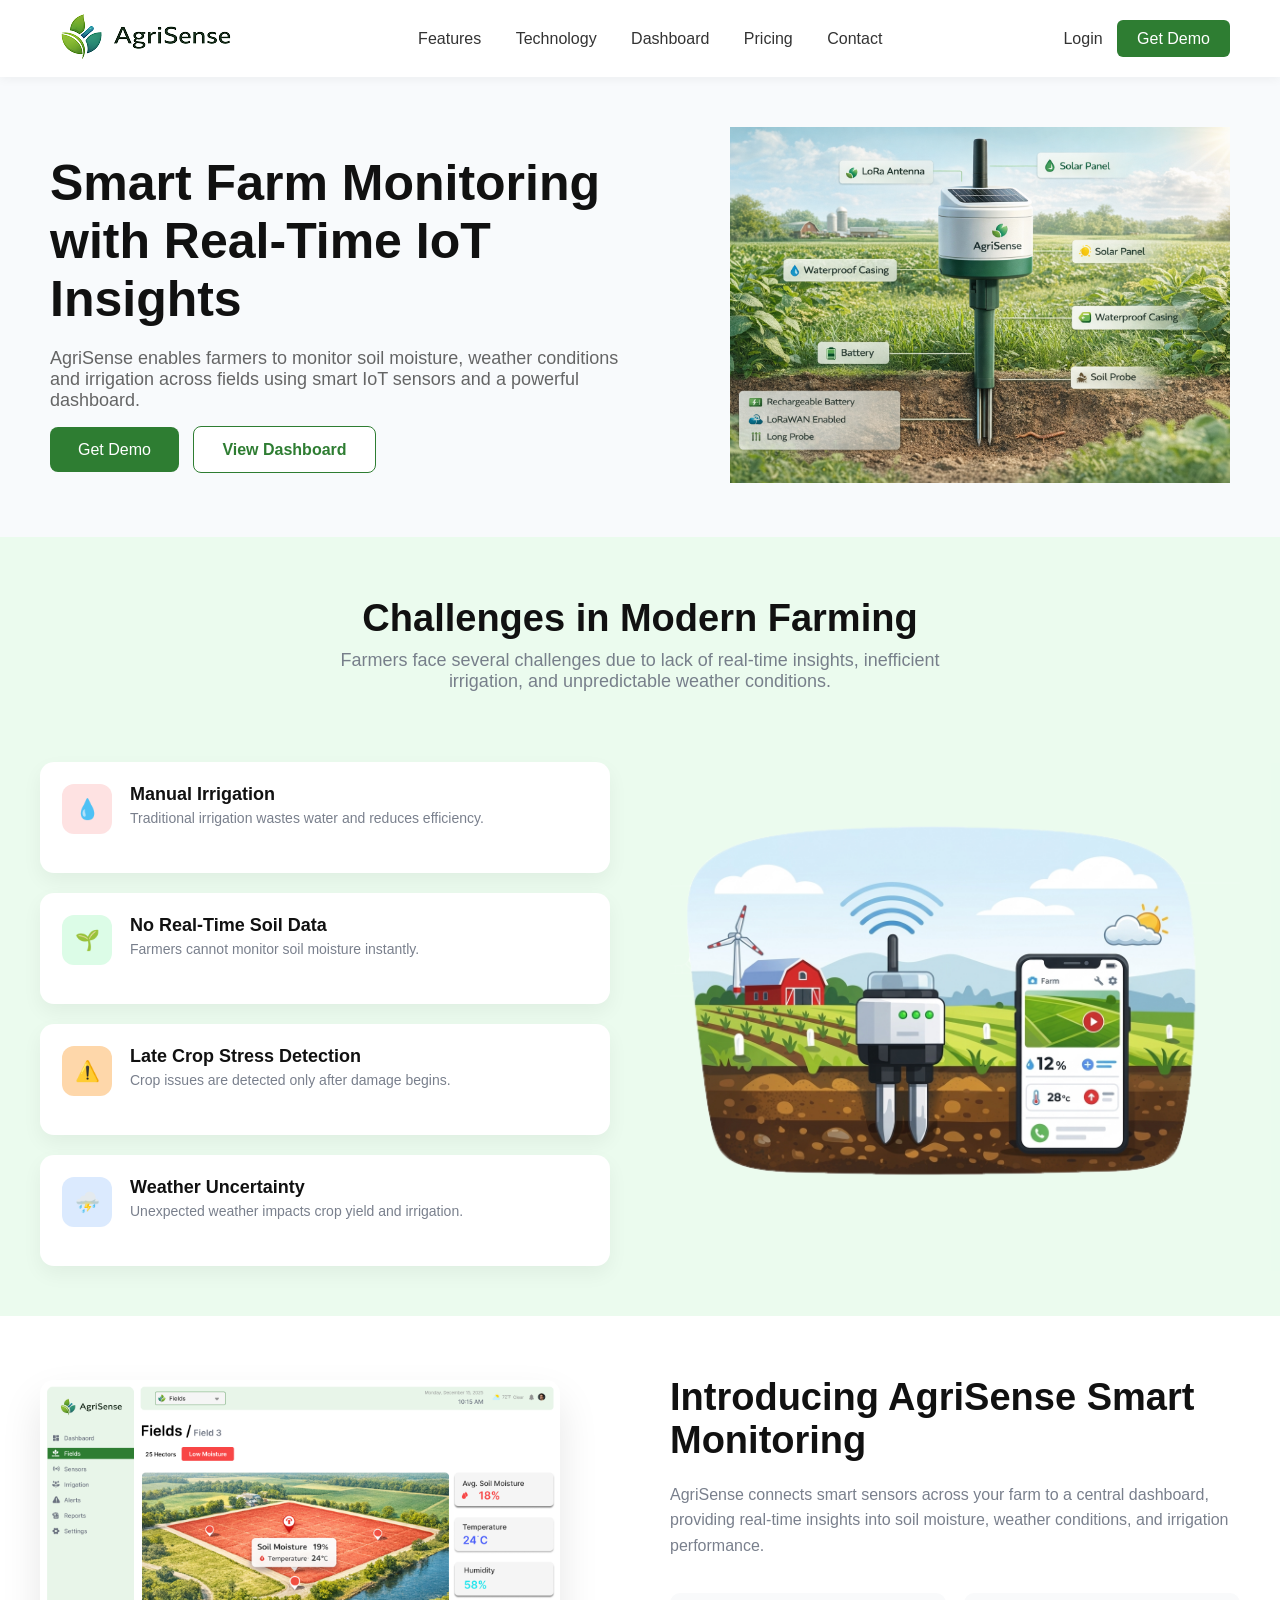
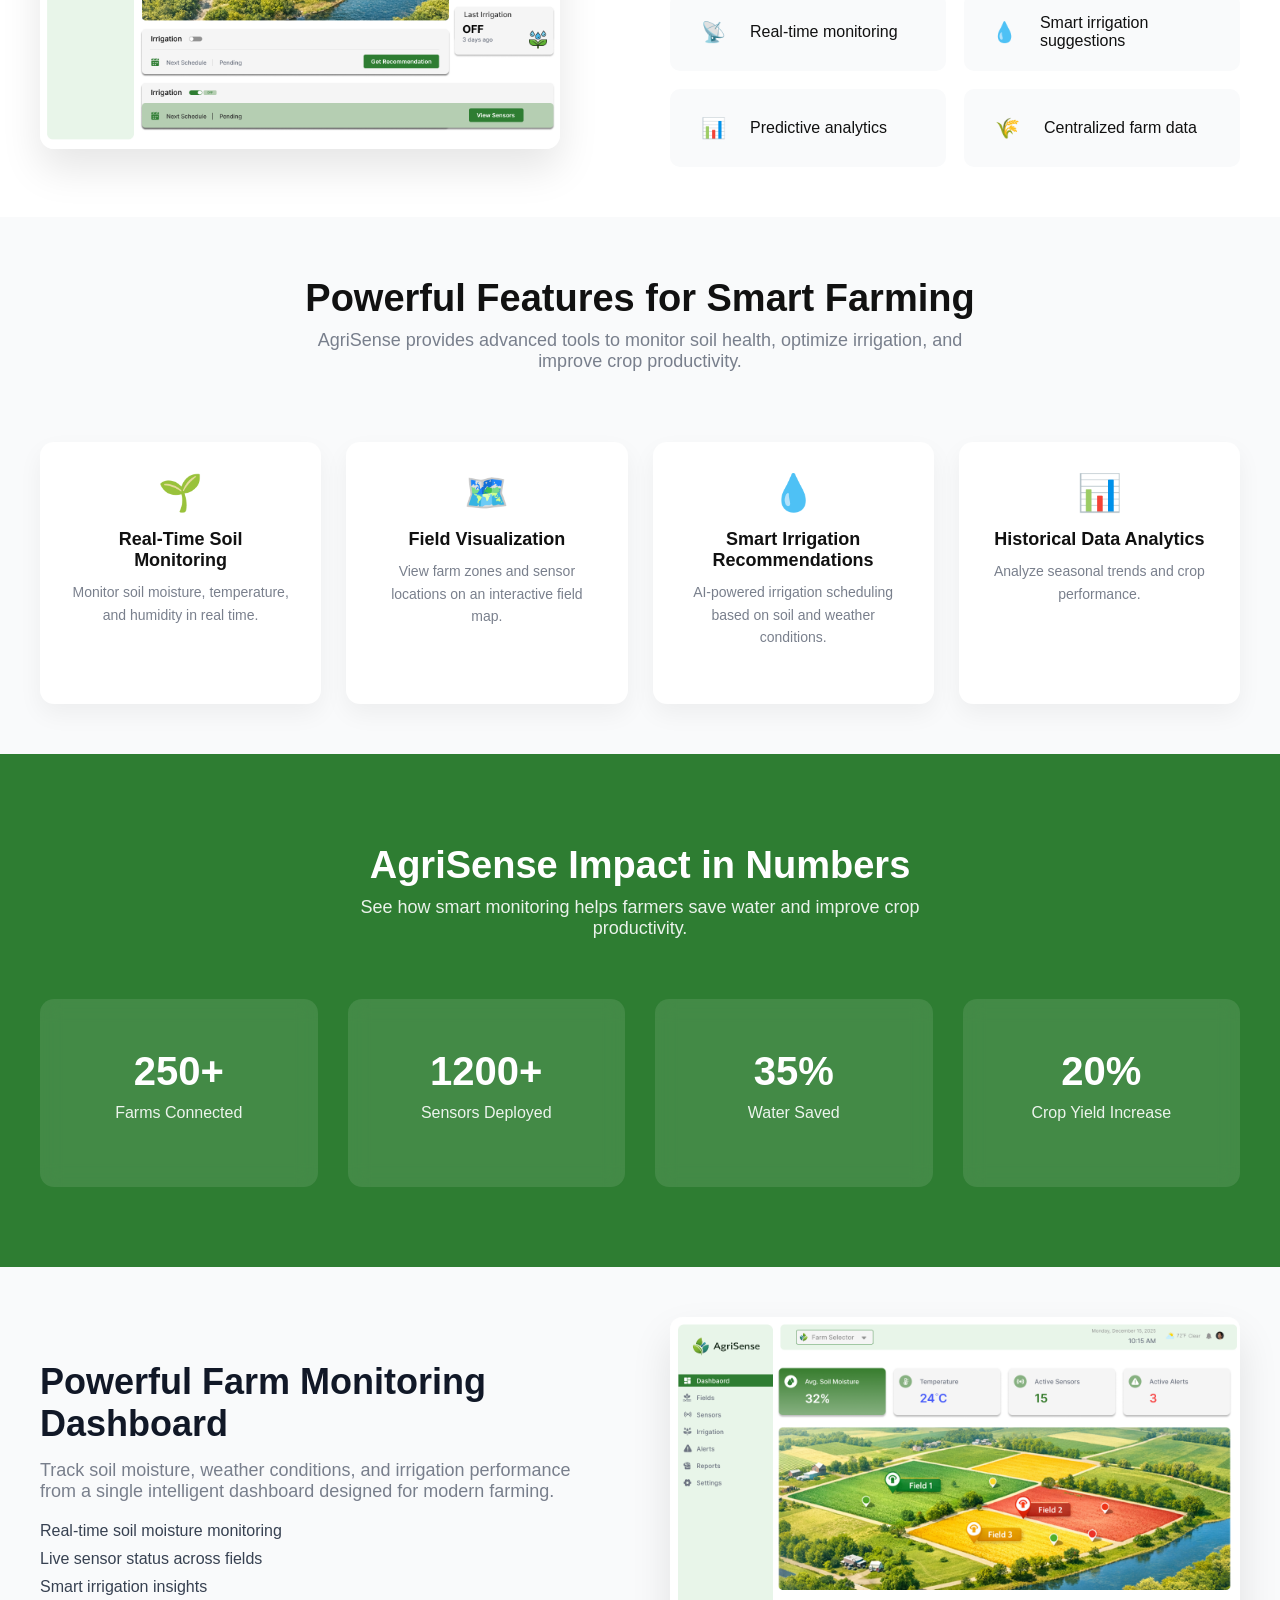
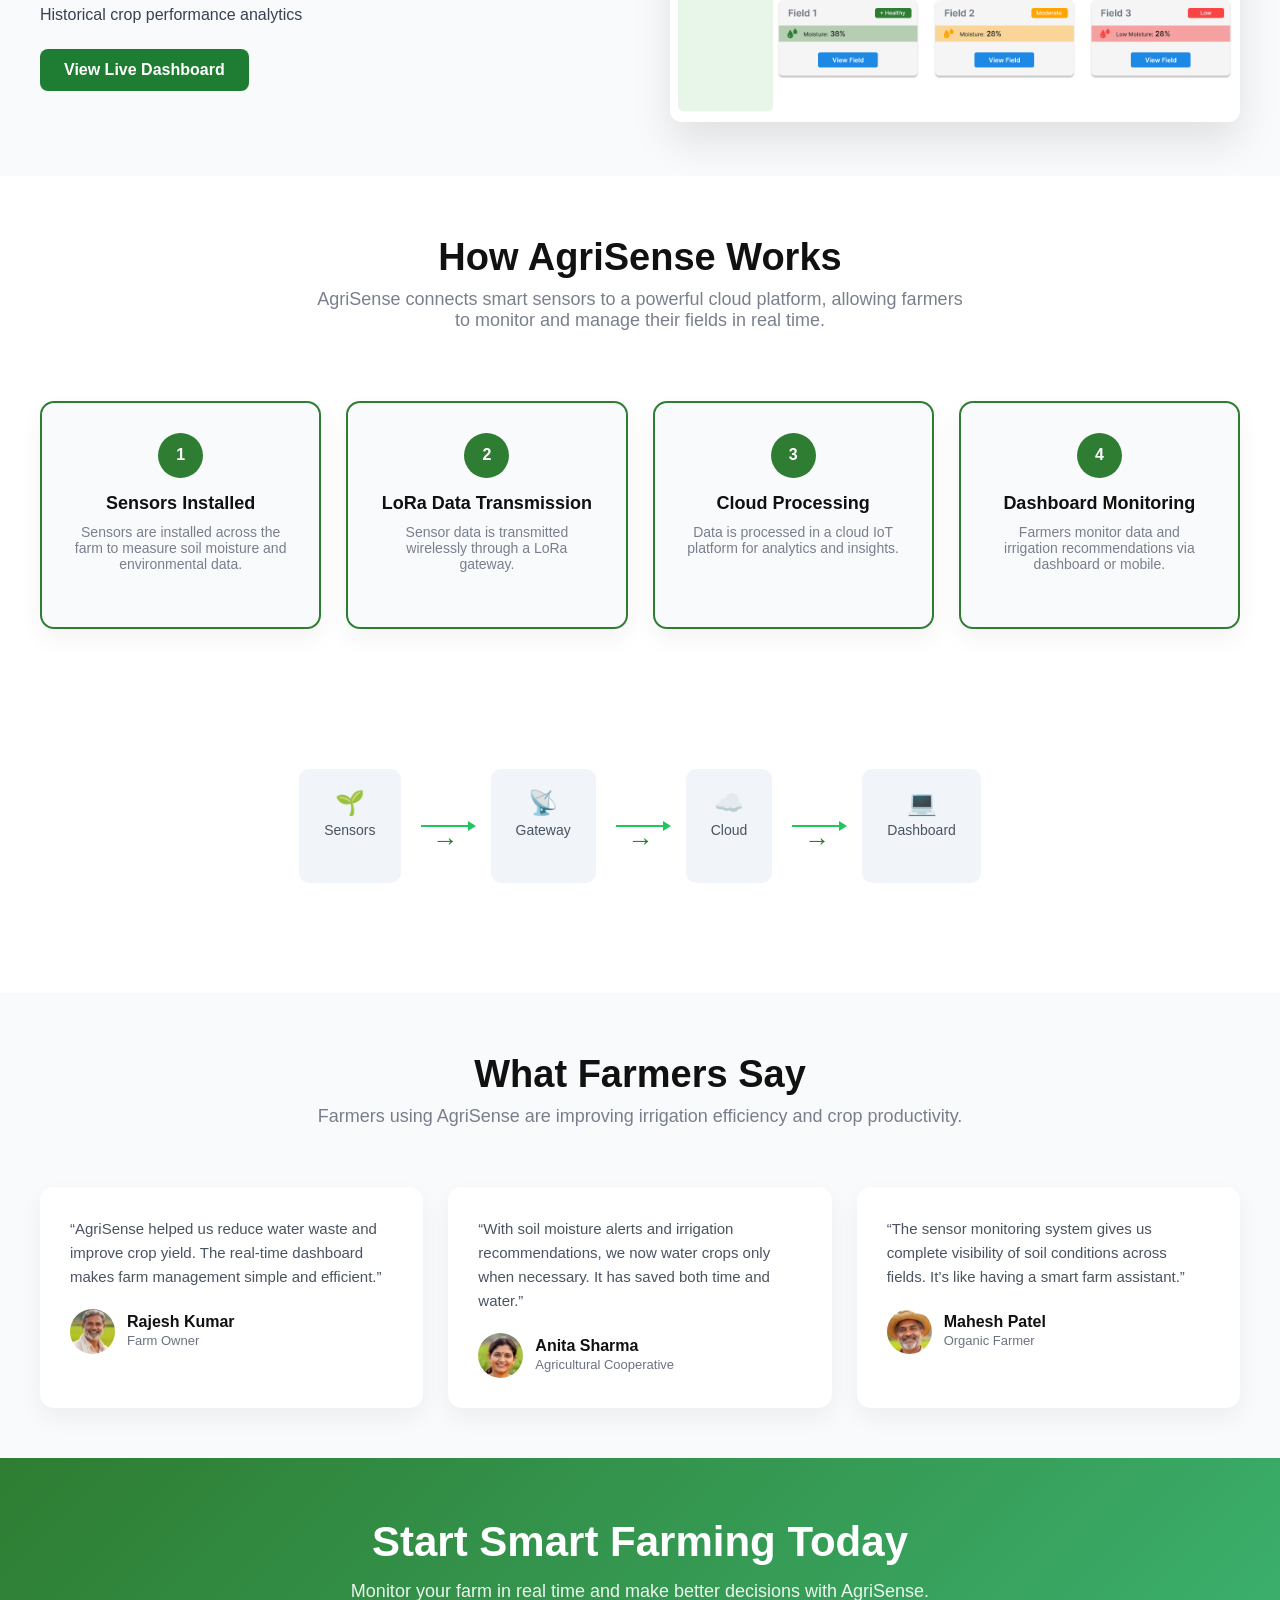
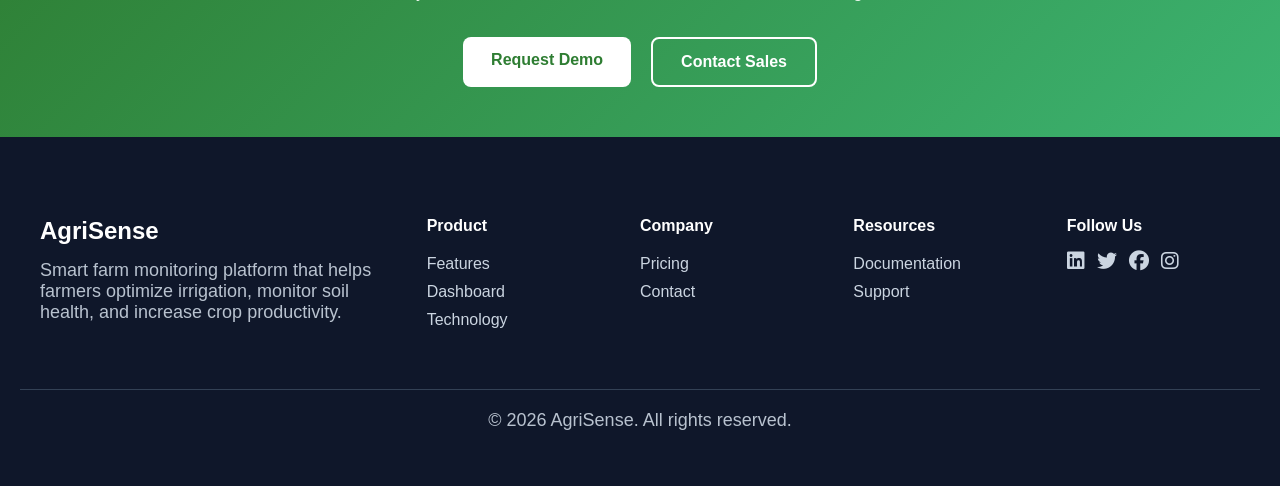
<file: index.html>
<!DOCTYPE html>
<html lang="en">

<head>
    <meta charset="UTF-8">
    <title>AgriSense</title>
    <link rel="stylesheet" href="assets/css/style.css">
    <link rel="stylesheet" href="https://cdnjs.cloudflare.com/ajax/libs/font-awesome/6.5.0/css/all.min.css">
</head>

<body>

    <!-- Navbar -->
    <header class="navbar">
        <div class="logo">
            <a href="/"><img src="assets/images/logo.png" alt=""></a>
        </div>
        <nav>
            <a href="#features">Features</a>
            <a href="technology.html">Technology</a>
            <a href="#dashboard">Dashboard</a>
            <a href="pricing.html">Pricing</a>
            <a href="contact.html">Contact</a>
        </nav>
        <div class="nav-btns">
            <a href="login.html" class="login">Login</a>
            <a href="javascript:void(0)" class="demo" onclick="openModal()">Get Demo</a>
        </div>
    </header>


    <!-- Hero -->
    <section class="hero">
        <div class="hero-left">
            <h1>Smart Farm Monitoring with Real-Time IoT Insights</h1>
            <p>
                AgriSense enables farmers to monitor soil moisture,
                weather conditions and irrigation across fields
                using smart IoT sensors and a powerful dashboard.
            </p>
            <div class="hero-buttons">
                <a href="javascript:void(0)" onclick="openModal()" class="primary">Get Demo</a>
                <a href="login.html" class="secondary">View Dashboard</a>
            </div>
        </div>
        <div class="hero-right">
            <img src="assets/images/Hardware-3d-model.png" alt="dashboard">
        </div>

    </section>
    <!-- problem challenges -->
    <section class="problem-section">
        <div class="container">
            <div class="section-header">
                <h2>Challenges in Modern Farming</h2>
                <p>
                    Farmers face several challenges due to lack of real-time insights,
                    inefficient irrigation, and unpredictable weather conditions.
                </p>
            </div>
            <div class="problem-grid">
                <!-- LEFT SIDE -->
                <div class="problem-cards">
                    <div class="problem-card">
                        <div class="icon red">💧</div>
                        <div>
                            <h3>Manual Irrigation</h3>
                            <p>Traditional irrigation wastes water and reduces efficiency.</p>
                        </div>
                    </div>
                    <div class="problem-card">
                        <div class="icon green">🌱</div>
                        <div>
                            <h3>No Real-Time Soil Data</h3>
                            <p>Farmers cannot monitor soil moisture instantly.</p>
                        </div>
                    </div>
                    <div class="problem-card">
                        <div class="icon orange">⚠️</div>
                        <div>
                            <h3>Late Crop Stress Detection</h3>
                            <p>Crop issues are detected only after damage begins.</p>
                        </div>
                    </div>
                    <div class="problem-card">
                        <div class="icon blue">⛈️</div>
                        <div>
                            <h3>Weather Uncertainty</h3>
                            <p>Unexpected weather impacts crop yield and irrigation.</p>
                        </div>
                    </div>
                </div>

                <!-- RIGHT SIDE IMAGE -->
                <div class="problem-image">
                    <img src="assets/images/farm-sensor.png" alt="Farm Sensor">
                </div>
            </div>

        </div>
    </section>
    <!-- solution section -->
    <section class="solution-section">
        <div class="container">
            <div class="solution-grid">
                <!-- LEFT CONTENT -->
                <div class="solution-image">
                    <img src="assets/images/Field-detail.png" alt="AgriSense Dashboard">
                </div>
                <!-- RIGHT IMAGE -->
                <div class="solution-content">
                    <h2>Introducing AgriSense Smart Monitoring</h2>
                    <p>
                        AgriSense connects smart sensors across your farm to a central dashboard,
                        providing real-time insights into soil moisture, weather conditions,
                        and irrigation performance.
                    </p>
                    <div class="solution-highlights">
                        <div class="highlight">
                            <span class="icon">📡</span>
                            Real-time monitoring
                        </div>
                        <div class="highlight">
                            <span class="icon">💧</span>
                            Smart irrigation suggestions
                        </div>
                        <div class="highlight">
                            <span class="icon">📊</span>
                            Predictive analytics
                        </div>

                        <div class="highlight">
                            <span class="icon">🌾</span>
                            Centralized farm data
                        </div>
                    </div>
                </div>
            </div>
        </div>
    </section>

    <!-- features -->
    <section class="features-section" id="features">
        <div class="container">
            <div class="section-header">
                <h2>Powerful Features for Smart Farming</h2>
                <p>
                    AgriSense provides advanced tools to monitor soil health,
                    optimize irrigation, and improve crop productivity.
                </p>
            </div>
            <div class="features-grid">
                <div class="feature-card">
                    <div class="feature-icon">🌱</div>
                    <h3>Real-Time Soil Monitoring</h3>
                    <p>
                        Monitor soil moisture, temperature, and humidity in real time.
                    </p>
                </div>
                <div class="feature-card">
                    <div class="feature-icon">🗺️</div>
                    <h3>Field Visualization</h3>
                    <p>
                        View farm zones and sensor locations on an interactive field map.
                    </p>
                </div>
                <div class="feature-card">
                    <div class="feature-icon">💧</div>
                    <h3>Smart Irrigation Recommendations</h3>
                    <p>
                        AI-powered irrigation scheduling based on soil and weather conditions.
                    </p>
                </div>
                <div class="feature-card">
                    <div class="feature-icon">📊</div>
                    <h3>Historical Data Analytics</h3>
                    <p>
                        Analyze seasonal trends and crop performance.
                    </p>
                </div>

            </div>

        </div>

    </section>

    <!-- Stats -->
    <section class="stats-section">
        <div class="container">
            <div class="stats-header">
                <h2>AgriSense Impact in Numbers</h2>
                <p>See how smart monitoring helps farmers save water and improve crop productivity.</p>
            </div>
            <div class="stats-grid">
                <div class="stat-card">
                    <h2>250+</h2>
                    <p>Farms Connected</p>
                </div>
                <div class="stat-card">
                    <h2>1200+</h2>
                    <p>Sensors Deployed</p>
                </div>
                <div class="stat-card">
                    <h2>35%</h2>
                    <p>Water Saved</p>
                </div>
                <div class="stat-card">
                    <h2>20%</h2>
                    <p>Crop Yield Increase</p>
                </div>
            </div>
        </div>
    </section>

    <!-- dashboaard perview -->
    <section class="dashboard-preview" id="dashboard">
        <div class="container">
            <div class="dashboard-content">
                <div class="dashboard-text">
                    <h2>Powerful Farm Monitoring Dashboard</h2>
                    <p>
                        Track soil moisture, weather conditions, and irrigation performance
                        from a single intelligent dashboard designed for modern farming.
                    </p>
                    <ul class="dashboard-features">
                        <li>Real-time soil moisture monitoring</li>
                        <li>Live sensor status across fields</li>
                        <li>Smart irrigation insights</li>
                        <li>Historical crop performance analytics</li>
                    </ul>
                    <a href="login.html" class="btn-demo">View Live Dashboard</a>
                </div>
                <div class="dashboard-image">
                    <img src="assets/images/Dashboard.png" alt="AgriSense Dashboard">
                </div>

            </div>

        </div>

    </section>

    <!-- how it works -->
    <section class="how-section">
        <div class="container">
            <div class="section-header">
                <h2>How AgriSense Works</h2>
                <p>
                    AgriSense connects smart sensors to a powerful cloud platform,
                    allowing farmers to monitor and manage their fields in real time.
                </p>
            </div>
            <!-- Steps -->
            <div class="steps-grid">
                <div class="step-card">
                    <div class="step-number">1</div>
                    <h3>Sensors Installed</h3>
                    <p>Sensors are installed across the farm to measure soil moisture and environmental data.</p>
                </div>
                <div class="step-card">
                    <div class="step-number">2</div>
                    <h3>LoRa Data Transmission</h3>
                    <p>Sensor data is transmitted wirelessly through a LoRa gateway.</p>
                </div>
                <div class="step-card">
                    <div class="step-number">3</div>
                    <h3>Cloud Processing</h3>
                    <p>Data is processed in a cloud IoT platform for analytics and insights.</p>
                </div>
                <div class="step-card">
                    <div class="step-number">4</div>
                    <h3>Dashboard Monitoring</h3>
                    <p>Farmers monitor data and irrigation recommendations via dashboard or mobile.</p>
                </div>
            </div>
            <!-- Architecture Flow -->
            <div class="architecture" style="background: none;">
                <div class="arch-item">
                    🌱
                    <p>Sensors</p>
                </div>
                <div class="arrow">→</div>

                <div class="arch-item">
                    📡
                    <p>Gateway</p>
                </div>
                <div class="arrow">→</div>
                <div class="arch-item">
                    ☁️
                    <p>Cloud</p>
                </div>
                <div class="arrow">→</div>
                <div class="arch-item">
                    💻
                    <p>Dashboard</p>
                </div>
            </div>
        </div>
    </section>

    <!-- Impact -->
    <!-- Testimonial -->
    <section class="testimonial-section">
        <div class="container">
            <div class="testimonial-header">
                <h2>What Farmers Say</h2>
                <p>Farmers using AgriSense are improving irrigation efficiency and crop productivity.</p>
            </div>
            <div class="testimonial-grid">
                <!-- Farmer 1 -->
                <div class="testimonial-card">
                    <p class="quote">
                        “AgriSense helped us reduce water waste and improve crop yield.
                        The real-time dashboard makes farm management simple and efficient.”
                    </p>

                    <div class="farmer-info">
                        <img src="assets/images/farmer-1.jpg" alt="Farmer">
                        <div>
                            <h4>Rajesh Kumar</h4>
                            <span>Farm Owner</span>
                        </div>
                    </div>
                </div>
                <!-- Farmer 2 -->
                <div class="testimonial-card">
                    <p class="quote">
                        “With soil moisture alerts and irrigation recommendations,
                        we now water crops only when necessary. It has saved both time and water.”
                    </p>

                    <div class="farmer-info">
                        <img src="assets/images/farmer-2.jpg" alt="Farmer">
                        <div>
                            <h4>Anita Sharma</h4>
                            <span>Agricultural Cooperative</span>
                        </div>
                    </div>
                </div>
                <!-- Farmer 3 -->
                <div class="testimonial-card">
                    <p class="quote">
                        “The sensor monitoring system gives us complete visibility
                        of soil conditions across fields. It’s like having a smart farm assistant.”
                    </p>
                    <div class="farmer-info">
                        <img src="assets/images/farmer-3.jpg" alt="Farmer">
                        <div>
                            <h4>Mahesh Patel</h4>
                            <span>Organic Farmer</span>
                        </div>
                    </div>
                </div>
            </div>
        </div>
    </section>


    <!-- CTA -->
    <section class="cta-section">
        <div class="cta-container">
            <h2>Start Smart Farming Today</h2>
            <p>
                Monitor your farm in real time and make better decisions with AgriSense.
            </p>
            <div class="cta-buttons">
                <a href="javascript:void(0)" onclick="openModal()" class="btn-primary">Request Demo</a>
                <a href="contact.html" class="btn-secondary">Contact Sales</a>
            </div>
        </div>
    </section>
    <!-- Footer -->
    <footer class="footer">

        <div class="footer-container">

            <!-- Logo + About -->
            <div class="footer-col">
                <h3 class="footer-logo">AgriSense</h3>
                <p>
                    Smart farm monitoring platform that helps farmers optimize irrigation,
                    monitor soil health, and increase crop productivity.
                </p>
            </div>

            <!-- Product -->
            <div class="footer-col">
                <h4>Product</h4>
                <ul>
                    <li><a href="#features">Features</a></li>
                    <li><a href="#dashboard">Dashboard</a></li>
                    <li><a href="technology.html">Technology</a></li>
                </ul>
            </div>

            <!-- Company -->
            <div class="footer-col">
                <h4>Company</h4>
                <ul>
                    <li><a href="pricing.html">Pricing</a></li>
                    <li><a href="contact.html">Contact</a></li>
                </ul>
            </div>

            <!-- Resources -->
            <div class="footer-col">
                <h4>Resources</h4>
                <ul>
                    <li><a href="/">Documentation</a></li>
                    <li><a href="contact.html">Support</a></li>
                </ul>
            </div>
            <!-- Social -->
            <div class="footer-col">
                <h4>Follow Us</h4>
                <div class="social-icons">
                    <a href="contact.html"><i class="fab fa-linkedin"></i></a>
                    <a href="contact.html"><i class="fab fa-twitter"></i></a>
                    <a href="contact.html"><i class="fab fa-facebook"></i></a>
                    <a href="contact.html"><i class="fab fa-instagram"></i></a>
                </div>
            </div>
        </div>

        <div class="footer-bottom">
            <p>© 2026 AgriSense. All rights reserved.</p>
        </div>

    </footer>
    <div class="modal" id="demoModal">

        <div class="modal-content" id="modalBox">

            <span class="close" onclick="closeModal()">&times;</span>

            <h2>Request a Demo</h2>
            <p>See how AgriSense can transform your farm.</p>

            <form id="demoForm">

                <input type="text" id="name" placeholder="Full Name" required>
                <input type="email" id="email" placeholder="Email Address" required>
                <input type="text" id="farm" maxlength="10" placeholder="Farm Size" required>

                <p class="error" id="formError"></p>

                <button type="submit">Submit Request</button>

            </form>

        </div>

    </div>
    <script>
        const modal = document.getElementById("demoModal");
        const form = document.getElementById("demoForm");
        const error = document.getElementById("formError");
        const box = document.getElementById("modalBox");

        function openModal() {
            document.getElementById("demoModal").style.display = "flex";
        }

        function closeModal() {
            document.getElementById("demoModal").style.display = "none";
        }

        /* close outside */
        window.onclick = function (e) {
            const modal = document.getElementById("demoModal");
            if (e.target === modal) {
                modal.style.display = "none";
            }
        }

        /* FORM VALIDATION */
        form.addEventListener("submit", function (e) {
            e.preventDefault();

            const name = document.getElementById("name").value;
            const email = document.getElementById("email").value;

            if (name === "" || email === "") {
                error.innerText = "Please fill all required fields";

                box.classList.add("shake");
                setTimeout(() => box.classList.remove("shake"), 300);
            } else {
                error.classList.add("success");
                error.innerText = "✅ Request submitted successfully!";

                form.reset();
            }
        });

        window.addEventListener("scroll", function () {
            const nav = document.querySelector(".navbar");

            if (window.scrollY > 50) {
                nav.style.background = "#ffffff";
            } else {
                nav.style.background = "#ffffff";
            }
        });
         document.getElementById("farm").addEventListener("input", function () {
            this.value = this.value.replace(/[^0-9]/g, "");
        });
    </script>

</body>

</html>
</file>
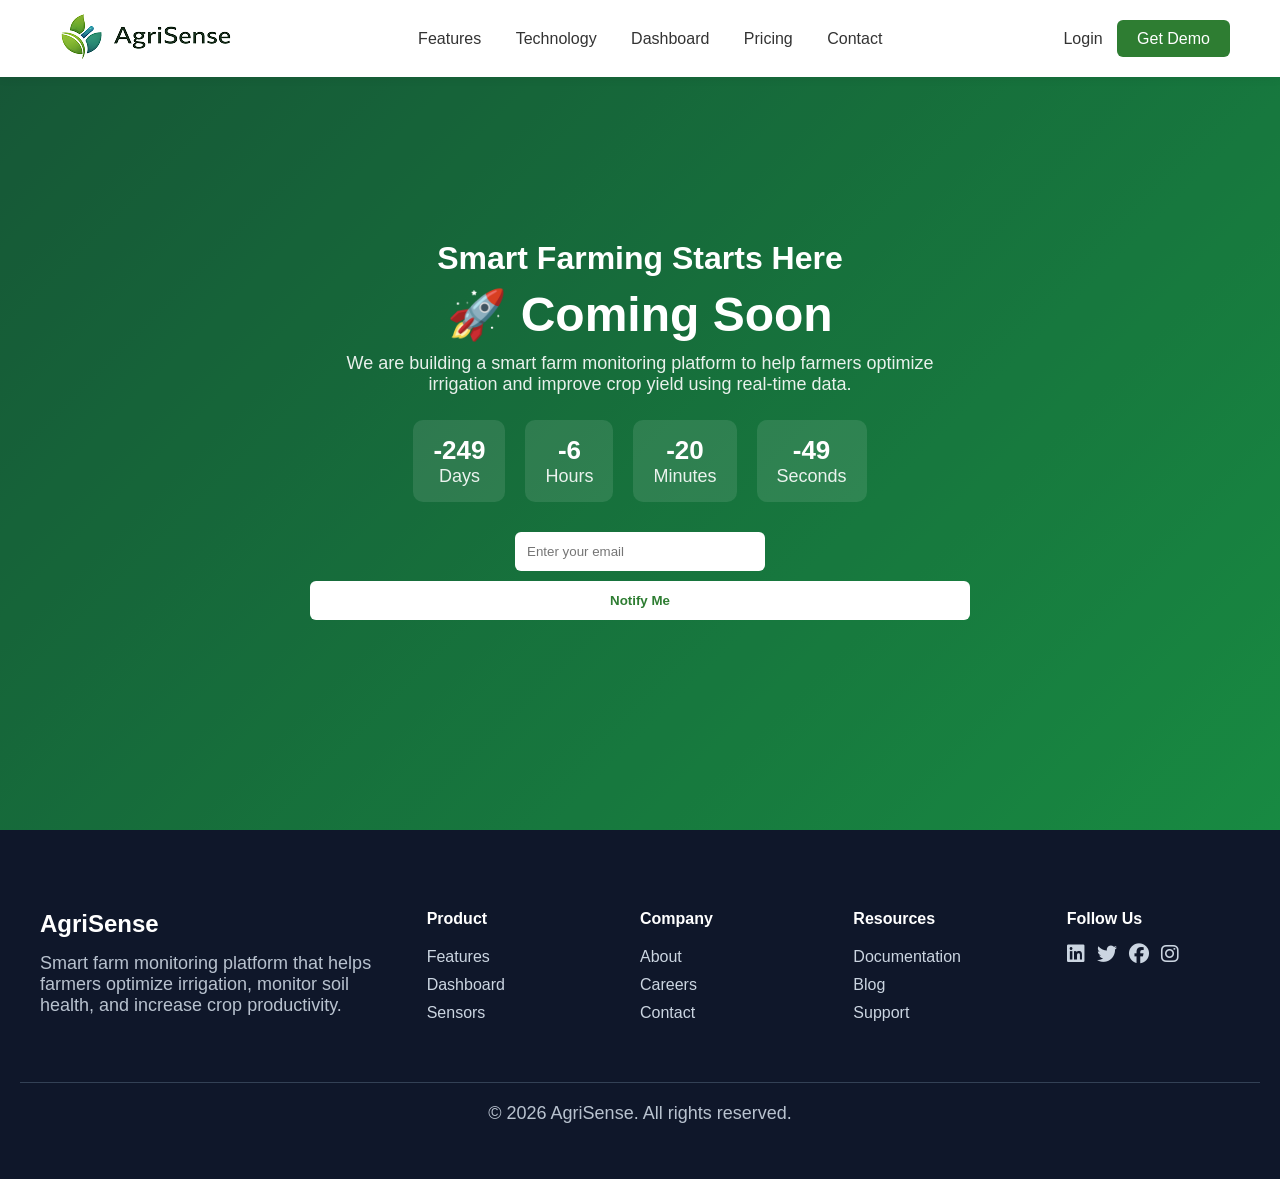
<file: comming-soon.html>
<!DOCTYPE html>
<html lang="en">

<head>
    <meta charset="UTF-8">
    <title>AgriSense</title>
    <link rel="stylesheet" href="assets/css/style.css">
    <link rel="stylesheet" href="https://cdnjs.cloudflare.com/ajax/libs/font-awesome/6.5.0/css/all.min.css">
</head>

<body>
    <!-- Navbar -->
    <header class="navbar">
        <div class="logo">
            <a href="/"><img src="assets/images/logo.png" alt=""></a>
        </div>
        <nav>
            <a href="index.html#features">Features</a>
            <a href="comming-soon.html">Technology</a>
            <a href="index.html#dashboard">Dashboard</a>
            <a href="comming-soon.html">Pricing</a>
            <a href="comming-soon.html">Contact</a>
        </nav>
        <div class="nav-btns">
            <a href="javascript:void(0)" class="login">Login</a>
            <a href="javascript:void(0)" class="demo">Get Demo</a>
        </div>
    </header>

    <!-- comming soon section -->
    <section class="coming-soon">

        <div class="overlay"></div>

        <div class="content">

            <h1>Smart Farming Starts Here</h1>

            <h2>🚀 Coming Soon</h2>

            <p>
                We are building a smart farm monitoring platform to help farmers
                optimize irrigation and improve crop yield using real-time data.
            </p>

            <div class="countdown">
                <div><span id="days">00</span>
                    <p>Days</p>
                </div>
                <div><span id="hours">00</span>
                    <p>Hours</p>
                </div>
                <div><span id="minutes">00</span>
                    <p>Minutes</p>
                </div>
                <div><span id="seconds">00</span>
                    <p>Seconds</p>
                </div>
            </div>

            <form class="subscribe">
                <input type="email" placeholder="Enter your email" required>
                <button>Notify Me</button>
            </form>

        </div>

    </section>
    <footer class="footer">

        <div class="footer-container">

            <!-- Logo + About -->
            <div class="footer-col">
                <h3 class="footer-logo">AgriSense</h3>
                <p>
                    Smart farm monitoring platform that helps farmers optimize irrigation,
                    monitor soil health, and increase crop productivity.
                </p>
            </div>

            <!-- Product -->
            <div class="footer-col">
                <h4>Product</h4>
                <ul>
                    <li><a href="#features">Features</a></li>
                    <li><a href="#dashboard">Dashboard</a></li>
                    <li><a href="comming-soon.html">Sensors</a></li>
                </ul>
            </div>

            <!-- Company -->
            <div class="footer-col">
                <h4>Company</h4>
                <ul>
                    <li><a href="comming-soon.html">About</a></li>
                    <li><a href="comming-soon.html">Careers</a></li>
                    <li><a href="comming-soon.html">Contact</a></li>
                </ul>
            </div>

            <!-- Resources -->
            <div class="footer-col">
                <h4>Resources</h4>
                <ul>
                    <li><a href="comming-soon.html">Documentation</a></li>
                    <li><a href="comming-soon.html">Blog</a></li>
                    <li><a href="comming-soon.html">Support</a></li>
                </ul>
            </div>
            <!-- Social -->
            <div class="footer-col">
                <h4>Follow Us</h4>
                <div class="social-icons">
                    <a href="#"><i class="fab fa-linkedin"></i></a>
                    <a href="#"><i class="fab fa-twitter"></i></a>
                    <a href="#"><i class="fab fa-facebook"></i></a>
                    <a href="#"><i class="fab fa-instagram"></i></a>
                </div>
            </div>
        </div>

        <div class="footer-bottom">
            <p>© 2026 AgriSense. All rights reserved.</p>
        </div>

    </footer>
    <script>
        const launchDate = new Date("2026-04-01T00:00:00").getTime();

        const timer = setInterval(() => {

            const now = new Date().getTime();
            const distance = launchDate - now;

            const days = Math.floor(distance / (1000 * 60 * 60 * 24));
            const hours = Math.floor((distance % (1000 * 60 * 60 * 24)) / (1000 * 60 * 60));
            const minutes = Math.floor((distance % (1000 * 60 * 60)) / (1000 * 60));
            const seconds = Math.floor((distance % (1000 * 60)) / 1000);

            document.getElementById("days").innerText = days;
            document.getElementById("hours").innerText = hours;
            document.getElementById("minutes").innerText = minutes;
            document.getElementById("seconds").innerText = seconds;

        }, 1000);
    </script>
</body>

</html>
</file>
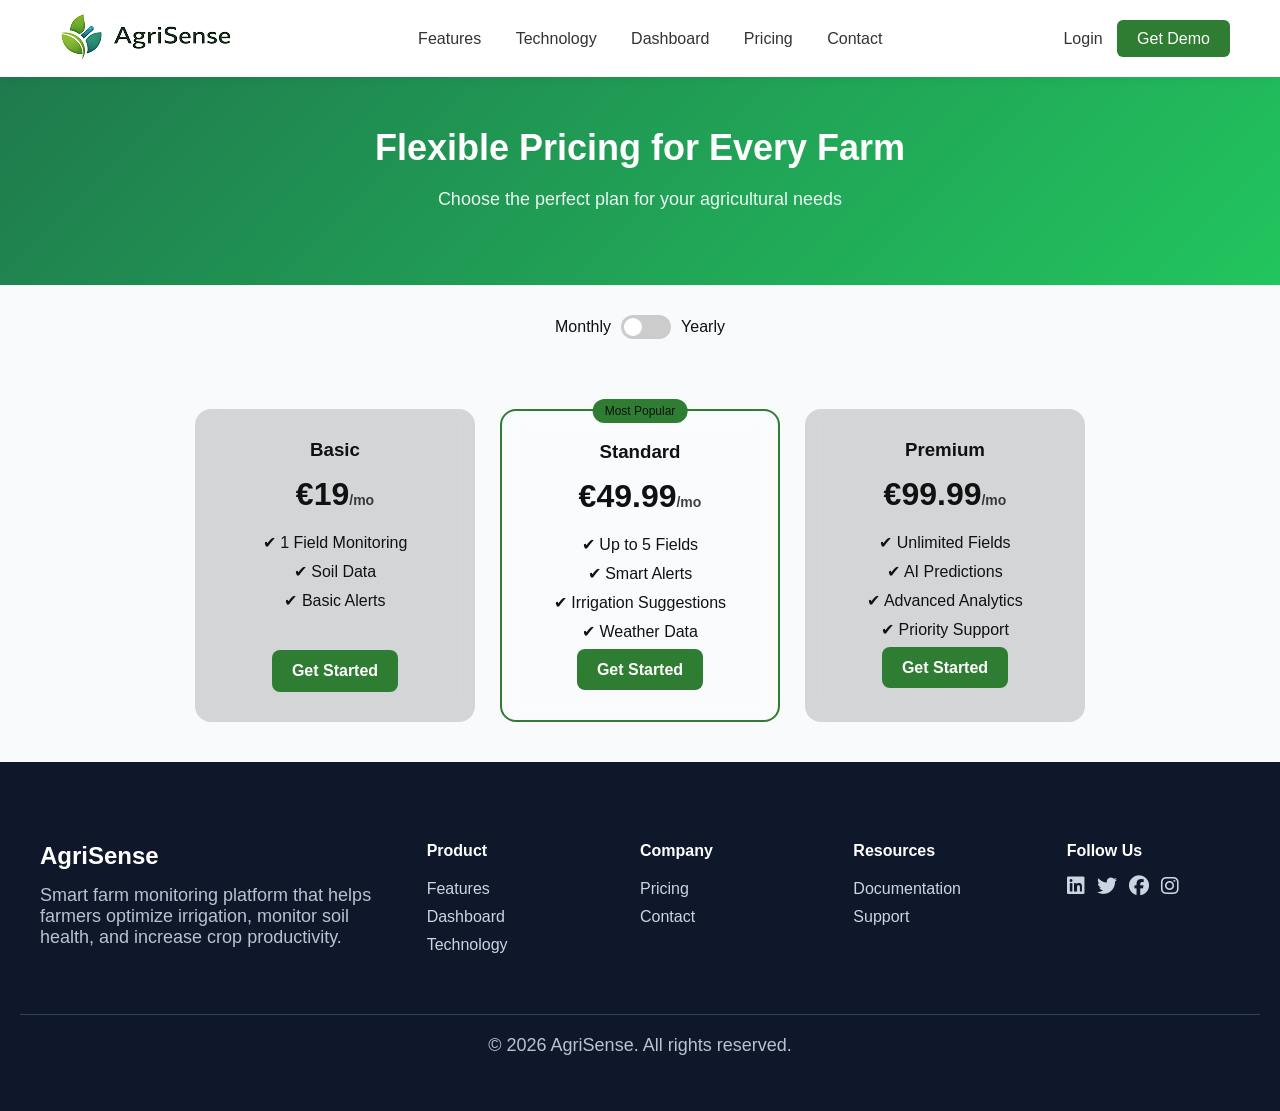
<file: pricing.html>
<!DOCTYPE html>
<html lang="en">

<head>
    <meta charset="UTF-8">
    <title>AgriSense</title>
    <link rel="stylesheet" href="assets/css/style.css">
    <link rel="stylesheet" href="https://cdnjs.cloudflare.com/ajax/libs/font-awesome/6.5.0/css/all.min.css">
</head>

<body>

    <!-- Navbar -->
    <header class="navbar">
        <div class="logo">
            <a href="/"><img src="assets/images/logo.png" alt=""></a>
        </div>
        <nav>
            <a href="/#features">Features</a>
            <a href="technology.html">Technology</a>
            <a href="/#dashboard">Dashboard</a>
            <a href="pricing.html">Pricing</a>
            <a href="contact.html">Contact</a>
        </nav>
        <div class="nav-btns">
            <a href="login.html" class="login">Login</a>
            <a href="javascript:void(0)" class="demo" onclick="openModal()">Get Demo</a>
        </div>
    </header>


    <section class="banner">
        <h1>Flexible Pricing for Every Farm</h1>
        <p>Choose the perfect plan for your agricultural needs</p>
    </section>

    <!-- TOGGLE -->
    <div class="toggle">
        <span>Monthly</span>
        <label class="switch">
            <input type="checkbox" id="pricingToggle">
            <span class="slider"></span>
        </label>
        <span>Yearly</span>
    </div>

    <!-- PRICING -->
    <section class="pricing">

        <div class="card">
            <h3>Basic</h3>
            <h2 class="price" data-month="19.99" data-year="199">€19<span>/mo</span></h2>

            <ul>
                <li>✔ 1 Field Monitoring</li>
                <li>✔ Soil Data</li>
                <li>✔ Basic Alerts</li>
            </ul>

            <a href="contact.html" style="margin-top: 20px; display: inline-block;">Get Started</a>
        </div>

        <div class="card popular">
            <div class="badge">Most Popular</div>
            <h3>Standard</h3>
            <h2 class="price" data-month="49.99" data-year="499">€49.99<span>/mo</span></h2>

            <ul>
                <li>✔ Up to 5 Fields</li>
                <li>✔ Smart Alerts</li>
                <li>✔ Irrigation Suggestions</li>
                <li>✔ Weather Data</li>
            </ul>

            <a href="contact.html">Get Started</a>
        </div>

        <div class="card">
            <h3>Premium</h3>
            <h2 class="price" data-month="99.99" data-year="999">€99.99<span>/mo</span></h2>

            <ul>
                <li>✔ Unlimited Fields</li>
                <li>✔ AI Predictions</li>
                <li>✔ Advanced Analytics</li>
                <li>✔ Priority Support</li>
            </ul>

            <a href="contact.html">Get Started</a>
        </div>

    </section>
    <!-- Footer -->
    <footer class="footer">

        <div class="footer-container">

            <!-- Logo + About -->
            <div class="footer-col">
                <h3 class="footer-logo">AgriSense</h3>
                <p>
                    Smart farm monitoring platform that helps farmers optimize irrigation,
                    monitor soil health, and increase crop productivity.
                </p>
            </div>

            <!-- Product -->
            <div class="footer-col">
                <h4>Product</h4>
                <ul>
                    <li><a href="/#features">Features</a></li>
                    <li><a href="/#dashboard">Dashboard</a></li>
                    <li><a href="technology.html">Technology</a></li>
                </ul>
            </div>

            <!-- Company -->
            <div class="footer-col">
                <h4>Company</h4>
                <ul>
                    <li><a href="pricing.html">Pricing</a></li>
                    <!-- <li><a href="comming-soon.html">Careers</a></li> -->
                    <li><a href="contact.html">Contact</a></li>
                </ul>
            </div>

            <!-- Resources -->
            <div class="footer-col">
                <h4>Resources</h4>
                <ul>
                    <li><a href="/">Documentation</a></li>
                    <!-- <li><a href="comming-soon.html">Blog</a></li> -->
                    <li><a href="contact.html">Support</a></li>
                </ul>
            </div>
            <!-- Social -->
            <div class="footer-col">
                <h4>Follow Us</h4>
                <div class="social-icons">
                    <a href="contact.html"><i class="fab fa-linkedin"></i></a>
                    <a href="contact.html"><i class="fab fa-twitter"></i></a>
                    <a href="contact.html"><i class="fab fa-facebook"></i></a>
                    <a href="contact.html"><i class="fab fa-instagram"></i></a>
                </div>
            </div>
        </div>

        <div class="footer-bottom">
            <p>© 2026 AgriSense. All rights reserved.</p>
        </div>

    </footer>
    <div class="modal" id="demoModal">

        <div class="modal-content" id="modalBox">

            <span class="close" onclick="closeModal()">&times;</span>

            <h2>Request a Demo</h2>
            <p>See how AgriSense can transform your farm.</p>

            <form id="demoForm">

                <input type="text" id="name" placeholder="Full Name" required>
                <input type="email" id="email" placeholder="Email Address" required>
                <input type="text" id="farm" maxlength="10" placeholder="Farm Size" required>

                <p class="error" id="formError"></p>

                <button type="submit">Submit Request</button>

            </form>

        </div>

    </div>
    <script>
        const toggle = document.getElementById("pricingToggle");
        const prices = document.querySelectorAll(".price");

        toggle.addEventListener("change", () => {
            prices.forEach(price => {
                const monthly = price.getAttribute("data-month");
                const yearly = price.getAttribute("data-year");

                if (toggle.checked) {
                    price.innerHTML = `€${yearly}<span>/yr</span>`;
                } else {
                    price.innerHTML = `€${monthly}<span>/mo</span>`;
                }
            });
        });

        const modal = document.getElementById("demoModal");
        const form = document.getElementById("demoForm");
        const error = document.getElementById("formError");
        const box = document.getElementById("modalBox");

        function openModal() {
            document.getElementById("demoModal").style.display = "flex";
        }

        function closeModal() {
            document.getElementById("demoModal").style.display = "none";
        }

        /* close outside */
        window.onclick = function (e) {
            const modal = document.getElementById("demoModal");
            if (e.target === modal) {
                modal.style.display = "none";
            }
        }

        /* FORM VALIDATION */
        form.addEventListener("submit", function (e) {
            e.preventDefault();

            const name = document.getElementById("name").value;
            const email = document.getElementById("email").value;

            if (name === "" || email === "") {
                error.innerText = "Please fill all required fields";

                box.classList.add("shake");
                setTimeout(() => box.classList.remove("shake"), 300);
            } else {
                error.classList.add("success");
                error.innerText = "✅ Request submitted successfully!";

                form.reset();
            }
        });
        document.getElementById("farm").addEventListener("input", function () {
            this.value = this.value.replace(/[^0-9]/g, "");
        });
    </script>
</body>

</html>
</file>
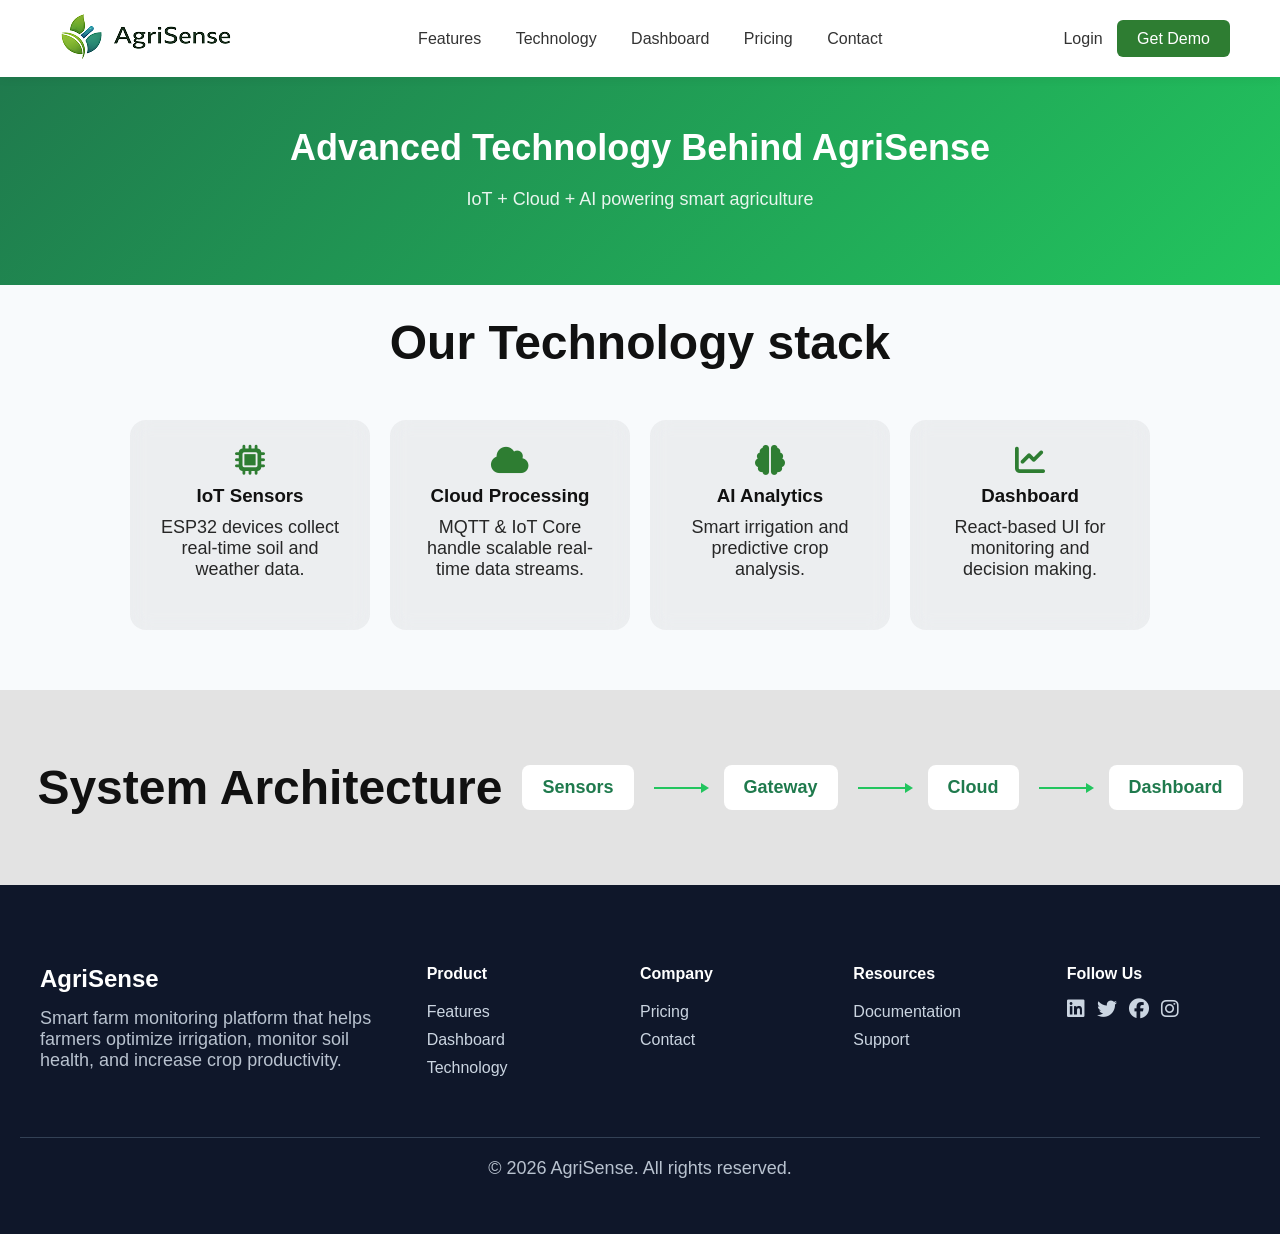
<file: technology.html>
<!DOCTYPE html>
<html lang="en">

<head>
    <meta charset="UTF-8">
    <title>AgriSense</title>
    <link rel="stylesheet" href="assets/css/style.css">
    <link rel="stylesheet" href="https://cdnjs.cloudflare.com/ajax/libs/font-awesome/6.5.0/css/all.min.css">
</head>

<body>

    <!-- Navbar -->
    <header class="navbar">
        <div class="logo">
            <a href="/"><img src="assets/images/logo.png" alt=""></a>
        </div>
        <nav>
            <a href="/#features">Features</a>
            <a href="technology.html">Technology</a>
            <a href="/#dashboard">Dashboard</a>
            <a href="pricing.html">Pricing</a>
            <a href="contact.html">Contact</a>
        </nav>
        <div class="nav-btns">
            <a href="login.html" class="login">Login</a>
            <a href="javascript:void(0)" class="demo" onclick="openModal()">Get Demo</a>
        </div>
    </header>


    <!-- Hero -->
    <!-- Hero -->
    <section class="banner">
        <h1>Advanced Technology Behind AgriSense</h1>
        <p>IoT + Cloud + AI powering smart agriculture</p>
    </section>

    <!-- GLASS CARDS -->
    <section class="tech">
        <h2>Our Technology stack</h2>
        <div class="gird">
            <div class="card">
                <i class="fas fa-microchip"></i>
                <h3>IoT Sensors</h3>
                <p>ESP32 devices collect real-time soil and weather data.</p>
            </div>

            <div class="card">
                <i class="fas fa-cloud"></i>
                <h3>Cloud Processing</h3>
                <p>MQTT & IoT Core handle scalable real-time data streams.</p>
            </div>

            <div class="card">
                <i class="fas fa-brain"></i>
                <h3>AI Analytics</h3>
                <p>Smart irrigation and predictive crop analysis.</p>
            </div>

            <div class="card">
                <i class="fas fa-chart-line"></i>
                <h3>Dashboard</h3>
                <p>React-based UI for monitoring and decision making.</p>
            </div>
        </div>
    </section>

    <!-- ARCHITECTURE FLOW -->
    <section class="architecture">

        <h2>System Architecture</h2>

        <div class="flow">

            <div class="node">Sensors</div>
            <div class="arrow"></div>

            <div class="node">Gateway</div>
            <div class="arrow"></div>

            <div class="node">Cloud</div>
            <div class="arrow"></div>

            <div class="node">Dashboard</div>

        </div>

    </section>
    <!-- Footer -->
    <footer class="footer">

        <div class="footer-container">

            <!-- Logo + About -->
            <div class="footer-col">
                <h3 class="footer-logo">AgriSense</h3>
                <p>
                    Smart farm monitoring platform that helps farmers optimize irrigation,
                    monitor soil health, and increase crop productivity.
                </p>
            </div>

            <!-- Product -->
            <div class="footer-col">
                <h4>Product</h4>
                <ul>
                    <li><a href="/#features">Features</a></li>
                    <li><a href="/#dashboard">Dashboard</a></li>
                    <li><a href="technology.html">Technology</a></li>
                </ul>
            </div>

            <!-- Company -->
            <div class="footer-col">
                <h4>Company</h4>
                <ul>
                    <li><a href="pricing.html">Pricing</a></li>
                    <!-- <li><a href="comming-soon.html">Careers</a></li> -->
                    <li><a href="contact.html">Contact</a></li>
                </ul>
            </div>

            <!-- Resources -->
            <div class="footer-col">
                <h4>Resources</h4>
                <ul>
                    <li><a href="/">Documentation</a></li>
                    <!-- <li><a href="comming-soon.html">Blog</a></li> -->
                    <li><a href="contact.html">Support</a></li>
                </ul>
            </div>
            <!-- Social -->
            <div class="footer-col">
                <h4>Follow Us</h4>
                <div class="social-icons">
                    <a href="contact.html"><i class="fab fa-linkedin"></i></a>
                    <a href="contact.html"><i class="fab fa-twitter"></i></a>
                    <a href="contact.html"><i class="fab fa-facebook"></i></a>
                    <a href="contact.html"><i class="fab fa-instagram"></i></a>
                </div>
            </div>
        </div>

        <div class="footer-bottom">
            <p>© 2026 AgriSense. All rights reserved.</p>
        </div>

    </footer>
    <div class="modal" id="demoModal">

        <div class="modal-content" id="modalBox">

            <span class="close" onclick="closeModal()">&times;</span>

            <h2>Request a Demo</h2>
            <p>See how AgriSense can transform your farm.</p>

            <form id="demoForm">

                <input type="text" id="name" placeholder="Full Name" required>
                <input type="email" id="email" placeholder="Email Address" required>
                <input type="text" id="farm" maxlength="10" placeholder="Farm Size" required>

                <p class="error" id="formError"></p>

                <button type="submit">Submit Request</button>

            </form>

        </div>

    </div>
    <script>
        const modal = document.getElementById("demoModal");
        const form = document.getElementById("demoForm");
        const error = document.getElementById("formError");
        const box = document.getElementById("modalBox");

        function openModal() {
            document.getElementById("demoModal").style.display = "flex";
        }

        function closeModal() {
            document.getElementById("demoModal").style.display = "none";
        }

        /* close outside */
        window.onclick = function (e) {
            const modal = document.getElementById("demoModal");
            if (e.target === modal) {
                modal.style.display = "none";
            }
        }

        /* FORM VALIDATION */
        form.addEventListener("submit", function (e) {
            e.preventDefault();

            const name = document.getElementById("name").value;
            const email = document.getElementById("email").value;

            if (name === "" || email === "") {
                error.innerText = "Please fill all required fields";

                box.classList.add("shake");
                setTimeout(() => box.classList.remove("shake"), 300);
            } else {
                error.classList.add("success");
                error.innerText = "✅ Request submitted successfully!";

                form.reset();
            }
        });
         document.getElementById("farm").addEventListener("input", function () {
            this.value = this.value.replace(/[^0-9]/g, "");
        });
    </script>

</body>

</html>
</file>
<file: assets/css/style.css>
* {
    margin: 0;
    padding: 0;
    box-sizing: border-box;
    font-family: Arial;
}

body {
    background: #f8fafc;
    color: #111;
    font-family: sans-serif;
}

a {
    text-decoration: none;

}

/* Navbar */

.navbar {
    position: fixed;
    display: flex;
    justify-content: space-between;
    top: 0;
    align-items: center;
    padding: 5px 50px;
    width: 100%;
    z-index: 1000;
    background: white;
    backdrop-filter: blur(10px);
    box-shadow: 0 2px 10px rgba(0, 0, 0, 0.05);

}

nav a {
    margin: 0 15px;
    text-decoration: none;
    color: #333;
    font-size: 16px;
}

.demo {
    background: #2E7D32;
    color: white;
    border: none;
    padding: 10px 20px;
    border-radius: 6px;
    font-size: 16px;
}

.login {
    border: none;
    background: none;
    margin-right: 10px;
    font-size: 16px;
    color: #333;
}

/* challenges section */

.problem-section {
    padding: 50px 30px;
    background: #c8fccb48;
}

.container {
    max-width: 1200px;
    margin: auto;
}

.section-header {
    text-align: center;
    margin-bottom: 60px;
}

.section-header h2 {
    font-size: 40px;
    margin-bottom: 10px;
}

.section-header p {
    color: #6b7280;
    max-width: 650px;
    margin: auto;
}

/* GRID */

.problem-grid {
    display: grid;
    grid-template-columns: 1fr 1fr;
    gap: 60px;
    align-items: center;
}

/* CARDS */

.problem-cards {
    display: grid;
    gap: 20px;
}

.problem-card {
    display: flex;
    gap: 18px;
    background: white;
    padding: 22px;
    border-radius: 14px;
    box-shadow: 0 8px 20px rgba(0, 0, 0, 0.05);
    transition: 0.3s;
}

.problem-card:hover {
    transform: translateY(-6px);
    box-shadow: 0 12px 30px rgba(0, 0, 0, 0.1);
}

.problem-card h3 {
    margin: 0;
    font-size: 18px;
}

.problem-card p {
    margin-top: 5px;
    color: #6b7280;
    font-size: 14px;
}

/* ICONS */

.icon {
    font-size: 26px;
    width: 50px;
    height: 50px;
    display: flex;
    align-items: center;
    justify-content: center;
    border-radius: 12px;
}

.red {
    background: #fee2e2;
}

.green {
    background: #dcfce7;
}

.orange {
    background: #fed7aa;
}

.blue {
    background: #dbeafe;
}

/* IMAGE */
.problem-image {
    text-align: center;
}

.problem-image img {
    width: 100%;
}

/* RESPONSIVE */

@media(max-width:900px) {
    .problem-grid {
        grid-template-columns: 1fr;
        text-align: center;
    }

    .problem-image {
        order: -1;
    }

    .problem-card {
        text-align: left;
    }

}

/* solution */
.solution-section {
    padding: 50px 20px;
    background: #ffffff;
    font-family: Inter, sans-serif;
}

.container {
    max-width: 1200px;
    margin: auto;
}

.solution-grid {
    display: grid;
    grid-template-columns: 1fr 1fr;
    gap: 60px;
    align-items: center;
}

/* TEXT */

.solution-content h2 {
    font-size: 38px;
    margin-bottom: 20px;
}

.solution-content p {
    color: #6b7280;
    font-size: 16px;
    margin-bottom: 35px;
    line-height: 1.6;
}

/* HIGHLIGHTS */

.solution-highlights {
    display: grid;
    grid-template-columns: 1fr 1fr;
    gap: 18px;
}

.highlight {
    display: flex;
    align-items: center;
    gap: 12px;
    background: #f9fafb;
    padding: 14px 18px;
    border-radius: 10px;
    font-weight: 500;
    transition: 0.3s;
}

.highlight:hover {
    background: #ecfdf5;
    transform: translateY(-3px);
}

/* ICON */

.icon {
    font-size: 20px;
}

/* IMAGE */

.solution-image img {
    width: 100%;
    max-width: 520px;
    border-radius: 14px;
    box-shadow: 0 20px 40px rgba(0, 0, 0, 0.1);
}

/* RESPONSIVE */

@media(max-width:900px) {

    .solution-grid {
        grid-template-columns: 1fr;
        text-align: center;
    }

    .solution-highlights {
        grid-template-columns: 1fr;
    }

}

/* features */

.features-section {
    padding: 50px 20px;
    background: #f9fafb;
    font-family: Inter, sans-serif;
}

.container {
    max-width: 1200px;
    margin: auto;
}

.section-header {
    text-align: center;
    margin-bottom: 60px;
}

.section-header h2 {
    font-size: 38px;
    margin-bottom: 10px;
}

.section-header p {
    color: #6b7280;
    max-width: 650px;
    margin: auto;
}

/* GRID */

.features-grid {
    display: grid;
    grid-template-columns: repeat(4, 1fr);
    gap: 25px;
}

/* CARD */

.feature-card {
    background: white;
    padding: 30px;
    border-radius: 14px;
    text-align: center;
    box-shadow: 0 10px 25px rgba(0, 0, 0, 0.05);
    transition: 0.3s;
}

.feature-card:hover {
    transform: translateY(-8px);
    background: #2E7D32;
    box-shadow: 0 18px 40px rgba(0, 0, 0, 0.1);
}

.feature-icon {
    font-size: 36px;
    margin-bottom: 15px;
}

.feature-card h3 {
    font-size: 18px;
    margin-bottom: 10px;
}

.feature-card p {
    font-size: 14px;
    color: #6b7280;
    line-height: 1.6;
}

.feature-card:hover p {
    color: #ffffff;
}

/* RESPONSIVE */

@media(max-width:1000px) {

    .features-grid {
        grid-template-columns: repeat(2, 1fr);
    }

}

@media(max-width:600px) {

    .features-grid {
        grid-template-columns: 1fr;
    }

}


/* stats */

.stats-section {
    padding: 80px 20px;
    background: #2E7D32;
    color: white;
    font-family: Inter, sans-serif;
}

.container {
    max-width: 1200px;
    margin: auto;
}

.stats-header {
    text-align: center;
    margin-bottom: 60px;
}

.stats-header h2 {
    font-size: 38px;
    margin-bottom: 10px;
}

.stats-header p {
    color: #ffffff;
    max-width: 650px;
    margin: auto;
}

.stats-grid {
    display: grid;
    grid-template-columns: repeat(4, 1fr);
    gap: 30px;
    text-align: center;
}

.stat-card {
    background: rgba(255, 255, 255, 0.1);
    padding: 40px 20px;
    border-radius: 14px;
    backdrop-filter: blur(10px);
    transition: 0.3s;
}

.stat-card:hover {
    transform: translateY(-6px);
    background: rgba(255, 255, 255, 0.2);
}

.stat-card h2 {
    font-size: 40px;
    margin-bottom: 10px;
}

.stat-card p {
    font-size: 16px;
    opacity: 0.9;
}

/* Responsive */

@media(max-width:900px) {

    .stats-grid {
        grid-template-columns: repeat(2, 1fr);
    }

}

@media(max-width:500px) {

    .stats-grid {
        grid-template-columns: 1fr;
    }

}

/* dashboard perview */
.dashboard-preview {
    padding: 50px 20px;
    background: #f9fafb;
    font-family: Inter, sans-serif;
}

.container {
    max-width: 1200px;
    margin: auto;
}

.dashboard-content {
    display: flex;
    align-items: center;
    gap: 60px;
    flex-wrap: wrap;
}

.dashboard-text {
    flex: 1;
}

.dashboard-text h2 {
    font-size: 36px;
    margin-bottom: 15px;
    color: #111827;
}

.dashboard-text p {
    color: #6b7280;
    margin-bottom: 20px;
}

.dashboard-features {
    list-style: none;
    padding: 0;
    margin-bottom: 25px;
}

.dashboard-features li {
    margin-bottom: 10px;
    color: #374151;
}

.btn-demo {
    display: inline-block;
    padding: 12px 24px;
    background: #1E7D32;
    color: white;
    text-decoration: none;
    border-radius: 8px;
    font-weight: 600;
}

.btn-demo:hover {
    background: #2E7D32;
}

.dashboard-image {
    flex: 1;
}

.dashboard-image img {
    width: 100%;
    border-radius: 12px;
    box-shadow: 0 20px 40px rgba(0, 0, 0, 0.1);
}

/* Hero */

.hero {
    display: flex;
    align-items: center;
    justify-content: space-between;
    padding: 50px;
    margin-top: 77px;
}

.hero-left {
    width: 50%;
}

.hero-left h1 {
    font-size: 50px;
    margin-bottom: 20px;
}

.hero-left p {
    font-size: 18px;
    margin-bottom: 30px;
    color: #555;
}

.hero-right img {
    width: 500px;
}


/* Buttons */

.primary {
    background: #2E7D32;
    color: white;
    border: none;
    padding: 14px 28px;
    border-radius: 8px;
    margin-right: 10px;
}

.secondary {
    border: 1px solid #2E7D32;
    padding: 14px 28px;
    background: white;
    border-radius: 8px;
    color: #2E7D32;
    font-weight: 600;


}

/* how it works */

.how-section {
    padding: 50px 20px;
    background: #ffffff;
    font-family: Inter, sans-serif;
}

.container {
    max-width: 1200px;
    margin: auto;
}

.section-header {
    text-align: center;
    margin-bottom: 70px;
}

.section-header h2 {
    font-size: 38px;
    margin-bottom: 10px;
}

.section-header p {
    color: #6b7280;
    max-width: 650px;
    margin: auto;
}

/* STEPS GRID */

.steps-grid {
    display: grid;
    grid-template-columns: repeat(4, 1fr);
    gap: 25px;
    margin-bottom: 80px;
}

.step-card {
    background: #f9fafb;
    padding: 30px;
    border-radius: 14px;
    text-align: center;
    box-shadow: 0 10px 25px rgba(0, 0, 0, 0.05);
    transition: 0.3s;
    border: 2px solid #2E7D32;
}

.step-card:hover {
    transform: translateY(-8px);
    background: #ecfdf5;
}

.step-number {
    width: 45px;
    height: 45px;
    background: #2E7D32;
    color: white;
    display: flex;
    align-items: center;
    justify-content: center;
    border-radius: 50%;
    font-weight: bold;
    margin: auto;
    margin-bottom: 15px;
}

.step-card h3 {
    font-size: 18px;
    margin-bottom: 10px;
}

.step-card p {
    font-size: 14px;
    color: #6b7280;
}

/* ARCHITECTURE */

.architecture {
    display: flex;
    align-items: center;
    justify-content: center;
    gap: 20px;
    font-size: 18px;
    flex-wrap: wrap;
}

.arch-item {
    background: #f1f5f9;
    padding: 20px 25px;
    border-radius: 10px;
    text-align: center;
    font-size: 24px;
}

.arch-item p {
    font-size: 14px;
    margin-top: 5px;
    color: #374151;
}

.arrow {
    font-size: 26px;
    color: #2E7D32;
}

/* RESPONSIVE */

@media(max-width:1000px) {

    .steps-grid {
        grid-template-columns: repeat(2, 1fr);
    }

}

@media(max-width:600px) {

    .steps-grid {
        grid-template-columns: 1fr;
    }

}

/* cta */

.cta-section {
    background: linear-gradient(135deg, #2E7D32, #3cb371);
    padding: 50px 20px;
    text-align: center;
    color: white;
    font-family: Inter, sans-serif;
}

.cta-container {
    max-width: 900px;
    margin: auto;
}

.cta-section h2 {
    font-size: 42px;
    margin-bottom: 15px;
}

.cta-section p {
    font-size: 18px;
    margin-bottom: 35px;
    opacity: 0.9;
}

.cta-buttons {
    display: flex;
    justify-content: center;
    gap: 20px;
    flex-wrap: wrap;
}

.btn-primary {
    background: white;
    color: #2E7D32;
    padding: 14px 28px;
    border-radius: 8px;
    font-weight: 600;
    text-decoration: none;
    transition: 0.3s;
}

.btn-primary:hover {
    background: #e6f5ee;
}

.btn-secondary {
    border: 2px solid white;
    padding: 14px 28px;
    border-radius: 8px;
    color: white;
    font-weight: 600;
    text-decoration: none;
    transition: 0.3s;
}

.btn-secondary:hover {
    background: white;
    color: #2E7D32;
}


/* Testimonial */

.testimonial-section {
    padding: 50px 20px;
    background: #f9fafb;
    font-family: Inter, sans-serif;
}

.container {
    max-width: 1200px;
    margin: auto;
}

.testimonial-header {
    text-align: center;
    margin-bottom: 60px;
}

.testimonial-header h2 {
    font-size: 38px;
    margin-bottom: 10px;
}

.testimonial-header p {
    color: #6b7280;
}

.testimonial-grid {
    display: grid;
    grid-template-columns: repeat(3, 1fr);
    gap: 25px;
}

.testimonial-card {
    background: white;
    padding: 30px;
    border-radius: 14px;
    box-shadow: 0 10px 25px rgba(0, 0, 0, 0.05);
    transition: 0.3s;
}

.testimonial-card:hover {
    transform: translateY(-6px);
    box-shadow: 0 20px 40px rgba(0, 0, 0, 0.1);
}

.quote {
    font-size: 15px;
    color: #374151;
    margin-bottom: 20px;
    line-height: 1.6;
}

.farmer-info {
    display: flex;
    align-items: center;
    gap: 12px;
}

.farmer-info img {
    width: 45px;
    height: 45px;
    border-radius: 50%;
    object-fit: cover;
}

.farmer-info h4 {
    margin: 0;
    font-size: 16px;
}

.farmer-info span {
    font-size: 13px;
    color: #6b7280;
}

/* Responsive */

@media(max-width:900px) {

    .testimonial-grid {
        grid-template-columns: 1fr;
    }

}


/* CTA */


/* Footer */

.footer {
    background: #0f172a;
    color: #cbd5e1;
    padding: 80px 20px 30px;
    font-family: Inter, sans-serif;
}

.footer-container {
    max-width: 1200px;
    margin: auto;
    display: grid;
    grid-template-columns: 2fr 1fr 1fr 1fr 1fr;
    gap: 40px;
}

.footer-logo {
    color: #ffffff;
    font-size: 24px;
    margin-bottom: 15px;
}

.footer-col h4 {
    color: white;
    margin-bottom: 15px;
}

.footer-col ul {
    list-style: none;
    padding: 0;
}

.footer-col ul li {
    margin-bottom: 10px;
}

.footer-col ul li a {
    text-decoration: none;
    color: #cbd5e1;
    transition: 0.3s;
}

.footer-col ul li a:hover {
    color: #2E7D32;
}

.social-icons {
    display: flex;
    gap: 12px;
    font-size: 20px;
}

.social-icons a {
    text-decoration: none;
    color: #cbd5e1;
    transition: 0.3s;
}

.social-icons a:hover {
    color: #2E7D32;
}

.footer-bottom {
    text-align: center;
    margin-top: 40px;
    padding-top: 20px;
    border-top: 1px solid #334155;
    font-size: 14px;
}


/* comming soon page css */
.coming-soon {
    height: calc(100vh - 70px);
    display: flex;
    align-items: center;
    justify-content: center;
    text-align: center;
    color: white;
    background: linear-gradient(135deg, #1f7a4d, #22c55e);
    position: relative;
    padding-top: 30px;
}

.overlay {
    position: absolute;
    width: 100%;
    height: 100%;
    top: 0;
    background: rgba(0, 0, 0, 0.3);
}

.content {
    position: relative;
    z-index: 2;
    max-width: 700px;
    padding: 20px;
}

h1 {
    font-size: 32px;
}

h2 {
    font-size: 48px;
    margin: 10px 0;
}

p {
    font-size: 18px;
    opacity: 0.9;
    margin-bottom: 25px;
}

/* COUNTDOWN */
.countdown {
    display: flex;
    justify-content: center;
    gap: 20px;
    margin-bottom: 30px;
    flex-wrap: wrap;
}

.countdown div {
    background: rgba(255, 255, 255, 0.1);
    padding: 15px 20px;
    border-radius: 10px;
    min-width: 80px;
}

.countdown span {
    font-size: 26px;
    font-weight: bold;
}

.countdown p {
    margin-bottom: 0;
}

/* FORM */
.subscribe {
    display: flex;
    justify-content: center;
    gap: 10px;
    flex-wrap: wrap;
}

.subscribe input {
    padding: 12px;
    border: none;
    border-radius: 6px;
    width: 250px;
}

.subscribe button {
    padding: 12px 20px;
    background: white;
    color: #2E7D32;
    border: none;
    border-radius: 6px;
    font-weight: bold;
    cursor: pointer;
}

.subscribe button:hover {
    background: #e6f5ee;
}

/* technology section css */
.banner {
    text-align: center;
    padding: 50px 20px;
    background: linear-gradient(135deg, #1f7a4d, #22c55e);
    color: white;
    margin-top: 77px;
}

.banner h1 {
    font-size: 36px;
    margin-bottom: 20px;
}

/* TECH STACK */
.tech {
    position: relative;
    padding: 20px 50px;
}

.tech h2 {
    text-align: center;

}

.gird {
    display: grid;
    grid-template-columns: repeat(auto-fit, minmax(220px, 1fr));
    gap: 20px;
    padding: 40px;
    max-width: 1100px;
    margin: auto;
}

.card {
    background: #8e8e8e1a;
    backdrop-filter: blur(10px);
    padding: 25px;
    border-radius: 16px;
    text-align: center;
    transition: 0.3s;
}

.card i {
    font-size: 30px;
    margin-bottom: 10px;
    color: #2E7D32;
}

.card:hover {
    transform: translateY(-10px);
    background: rgba(255, 255, 255, 0.2);
}

.card h3 {
    margin-bottom: 10px;
}

/* ARCHITECTURE */
.architecture {
    text-align: center;
    padding: 60px 20px;
    background: #e3e3e3;
}

.flow {
    display: flex;
    justify-content: center;
    align-items: center;
    gap: 20px;
    flex-wrap: wrap;
}

/* NODES */
.node {
    background: white;
    color: #1f7a4d;
    padding: 12px 20px;
    border-radius: 8px;
    font-weight: bold;
}

/* ARROWS */
.arrow {
    width: 50px;
    height: 2px;
    background: #22c55e;
    position: relative;
    animation: flow 1s infinite linear;
}

.arrow::after {
    content: '';
    position: absolute;
    right: -5px;
    top: -4px;
    border-left: 8px solid #22c55e;
    border-top: 5px solid transparent;
    border-bottom: 5px solid transparent;
}

/* ANIMATION */
@keyframes flow {
    0% {
        opacity: 0.3;
    }

    50% {
        opacity: 1;
    }

    100% {
        opacity: 0.3;
    }
}

/* pricing page css */
.toggle {
    display: flex;
    justify-content: center;
    align-items: center;
    gap: 10px;
    margin-bottom: 30px;
    padding-top: 30px;
}

.switch {
    position: relative;
    display: inline-block;
    width: 50px;
    height: 24px;
}

.switch input {
    display: none;
}

.slider {
    position: absolute;
    cursor: pointer;
    top: 0;
    left: 0;
    right: 0;
    bottom: 0;
    background: #ccc;
    border-radius: 34px;
}

.slider:before {
    position: absolute;
    content: "";
    height: 18px;
    width: 18px;
    left: 3px;
    bottom: 3px;
    background: white;
    border-radius: 50%;
    transition: 0.3s;
}

input:checked+.slider {
    background: #22c55e;
}

input:checked+.slider:before {
    transform: translateX(26px);
}

/* PRICING */
.pricing {
    display: flex;
    justify-content: center;
    gap: 25px;
    flex-wrap: wrap;
    padding: 40px;
}

.pricing .card {
    background: #86868650;
    backdrop-filter: blur(10px);
    padding: 30px;
    border-radius: 16px;
    width: 280px;
    transition: 0.3s;
    position: relative;
}

.card.popular {
    background: #ffffff50;
}

.card:hover {
    transform: translateY(-10px);
}

.popular {
    border: 2px solid #2E7D32;
}

.badge {
    position: absolute;
    top: -12px;
    left: 50%;
    transform: translateX(-50%);
    background: #2E7D32;
    padding: 5px 12px;
    border-radius: 20px;
    font-size: 12px;
}

.price {
    font-size: 32px;
    margin: 15px 0;
}

.price span {
    font-size: 14px;
    opacity: 0.8;
}

ul {
    list-style: none;
    padding: 0;
    margin: 20px 0;
}

ul li {
    margin: 10px 0;
}

.pricing a {
    padding: 12px 20px;
    border: none;
    border-radius: 8px;
    background: #2E7D32;
    color: white;
    cursor: pointer;
    font-weight: bold;
}

.pricing a:hover {
    background: #16a34a;
}

/* contact page css */
.contact-container {
    display: flex;
    flex-wrap: wrap;
    padding: 50px;
    gap: 30px;
    align-items: center;
}

.contact-image {
    flex: 1;
}

.contact-image img {
    width: 100%;
    height: 500px;
    object-fit: cover;
    border-radius: 12px;
}

.contact-form {
    flex: 1;
}

.contact-form h2 {
    margin-bottom: 20px;
}

.contact-form form {
    display: flex;
    flex-direction: column;
    gap: 15px;
}

.contact-form input,
.contact-form textarea {
    padding: 12px;
    border: 1px solid #ddd;
    border-radius: 6px;
}

.contact-form button {
    padding: 12px;
    background: #1f7a4d;
    color: white;
    border: none;
    border-radius: 6px;
    cursor: pointer;
}

/* INFO CARDS */
.contact-info {
    display: flex;
    justify-content: center;
    gap: 20px;
    padding: 40px;
    flex-wrap: wrap;
    background: #ededed;
}

.info-card {
    background: #2E7D32;
    padding: 20px;
    text-align: center;
    border-radius: 10px;
    box-shadow: 0 5px 15px rgba(0, 0, 0, 0.05);
    width: 300px;
    color: #ffff;
}

.info-card img {
    width: 24px;
    margin-bottom: 10px;
    filter: invert(1);
}

.info-card h3 {
    margin-bottom: 10px;
}

/* MAP */
.map iframe {
    width: 100%;
    height: 300px;
    border: none;
}

/* .login page css */
.login-container {
    width: 100%;
    display: flex;
    justify-content: center;
    background: url(../images/login.jpg) no-repeat center center/cover;
    height: 100vh;
}

/* CARD */
.login-card {
    background: rgba(255, 255, 255, 0.1);
    backdrop-filter: blur(15px);
    padding: 40px;
    border-radius: 16px;
    width: 400px;
    text-align: center;
    color: white;
    animation: fadeIn 0.6s ease;
    margin: 30px;
}

.login-card p {
    font-size: 24px;
}

/* INPUT */
.input-box {
    position: relative;
    margin: 20px 0;
    margin-bottom: 30px;
}


.input-box input {
    width: 100%;
    padding: 12px;
    border: none;
    border-radius: 6px;
    outline: none;
}

.input-box label {
    position: absolute;
    left: 12px;
    top: 12px;
    color: #555;
    transition: 0.3s;
    pointer-events: none;
}

/* FLOAT LABEL */
.input-box input:focus+label,
.input-box input:valid+label {
    top: -18px;
    font-size: 12px;
    color: #ffffff;
}

/* BUTTON */
button {
    width: 100%;
    padding: 12px;
    background: #2E7D32;
    border: none;
    border-radius: 6px;
    color: white;
    font-weight: bold;
    cursor: pointer;
}

button:hover {
    background: #16a34a;
}

/* ERROR */
.error {
    color: #ff4d4d;
    font-size: 14px !important;
    min-height: 20px;
}

/* ANIMATION */
@keyframes fadeIn {
    from {
        opacity: 0;
        transform: translateY(20px);
    }

    to {
        opacity: 1;
        transform: translateY(0);
    }
}

/* SHAKE */
.shake {
    animation: shake 0.3s;
}

@keyframes shake {
    0% {
        transform: translateX(0);
    }

    25% {
        transform: translateX(-5px);
    }

    50% {
        transform: translateX(5px);
    }

    75% {
        transform: translateX(-5px);
    }

    100% {
        transform: translateX(0);
    }
}

.signup-text {
    margin-top: 15px;
    font-size: 14px;
    color: #ddd;
}

.signup-text a {
    color: #22c55e;
    text-decoration: none;
    font-weight: 600;
}

.signup-text a:hover {
    text-decoration: underline;
}

/* popup css */
/* BUTTON */
.demo-btn {
    padding: 12px 22px;
    background: #22c55e;
    color: #000000;
    border: none;
    border-radius: 8px;
    cursor: pointer;
    font-weight: 600;
}

/* BACKDROP */
.modal {
    display: none;
    position: fixed;
    top: 0;
    left: 0;
    width: 100%;
    height: 100%;
    background: rgba(0, 0, 0, 0.7);
    justify-content: center;
    align-items: center;
    z-index: 1000;
}

/* MODAL */
.modal-content {
    background: #ffffff;
    /* backdrop-filter: blur(15px); */
    padding: 30px;
    border-radius: 16px;
    width: 500px;
    color: #000000;
    text-align: center;
    animation: fadeIn 0.4s ease;
    position: relative;
}

/* CLOSE */
.close {
    position: absolute;
    top: 12px;
    right: 15px;
    font-size: 20px;
    cursor: pointer;
}

/* FORM */
.modal-content form {
    display: flex;
    flex-direction: column;
    gap: 12px;
    margin-top: 15px;
}

.modal-content input {
    padding: 12px;
    border: 1px solid #000000;
    border-radius: 6px;
    outline: none;
}

.modal-content button {
    padding: 12px;
    background: #22c55e;
    border: none;
    border-radius: 6px;
    color: white;
    cursor: pointer;
}

/* ERROR */
.error {
    color: #ff4d4d;
    font-size: 13px !important;
    min-height: 18px;
}

/* SUCCESS */
.success {
    color: #22c55e;
    font-weight: bold;
}

/* ANIMATION */
@keyframes fadeIn {
    from {
        opacity: 0;
        transform: scale(0.9);
    }

    to {
        opacity: 1;
        transform: scale(1);
    }
}

/* SHAKE */
.shake {
    animation: shake 0.3s;
}

@keyframes shake {
    0% {
        transform: translateX(0);
    }

    25% {
        transform: translateX(-6px);
    }

    50% {
        transform: translateX(6px);
    }

    75% {
        transform: translateX(-6px);
    }

    100% {
        transform: translateX(0);
    }
}


/* signup page css */
</file>
